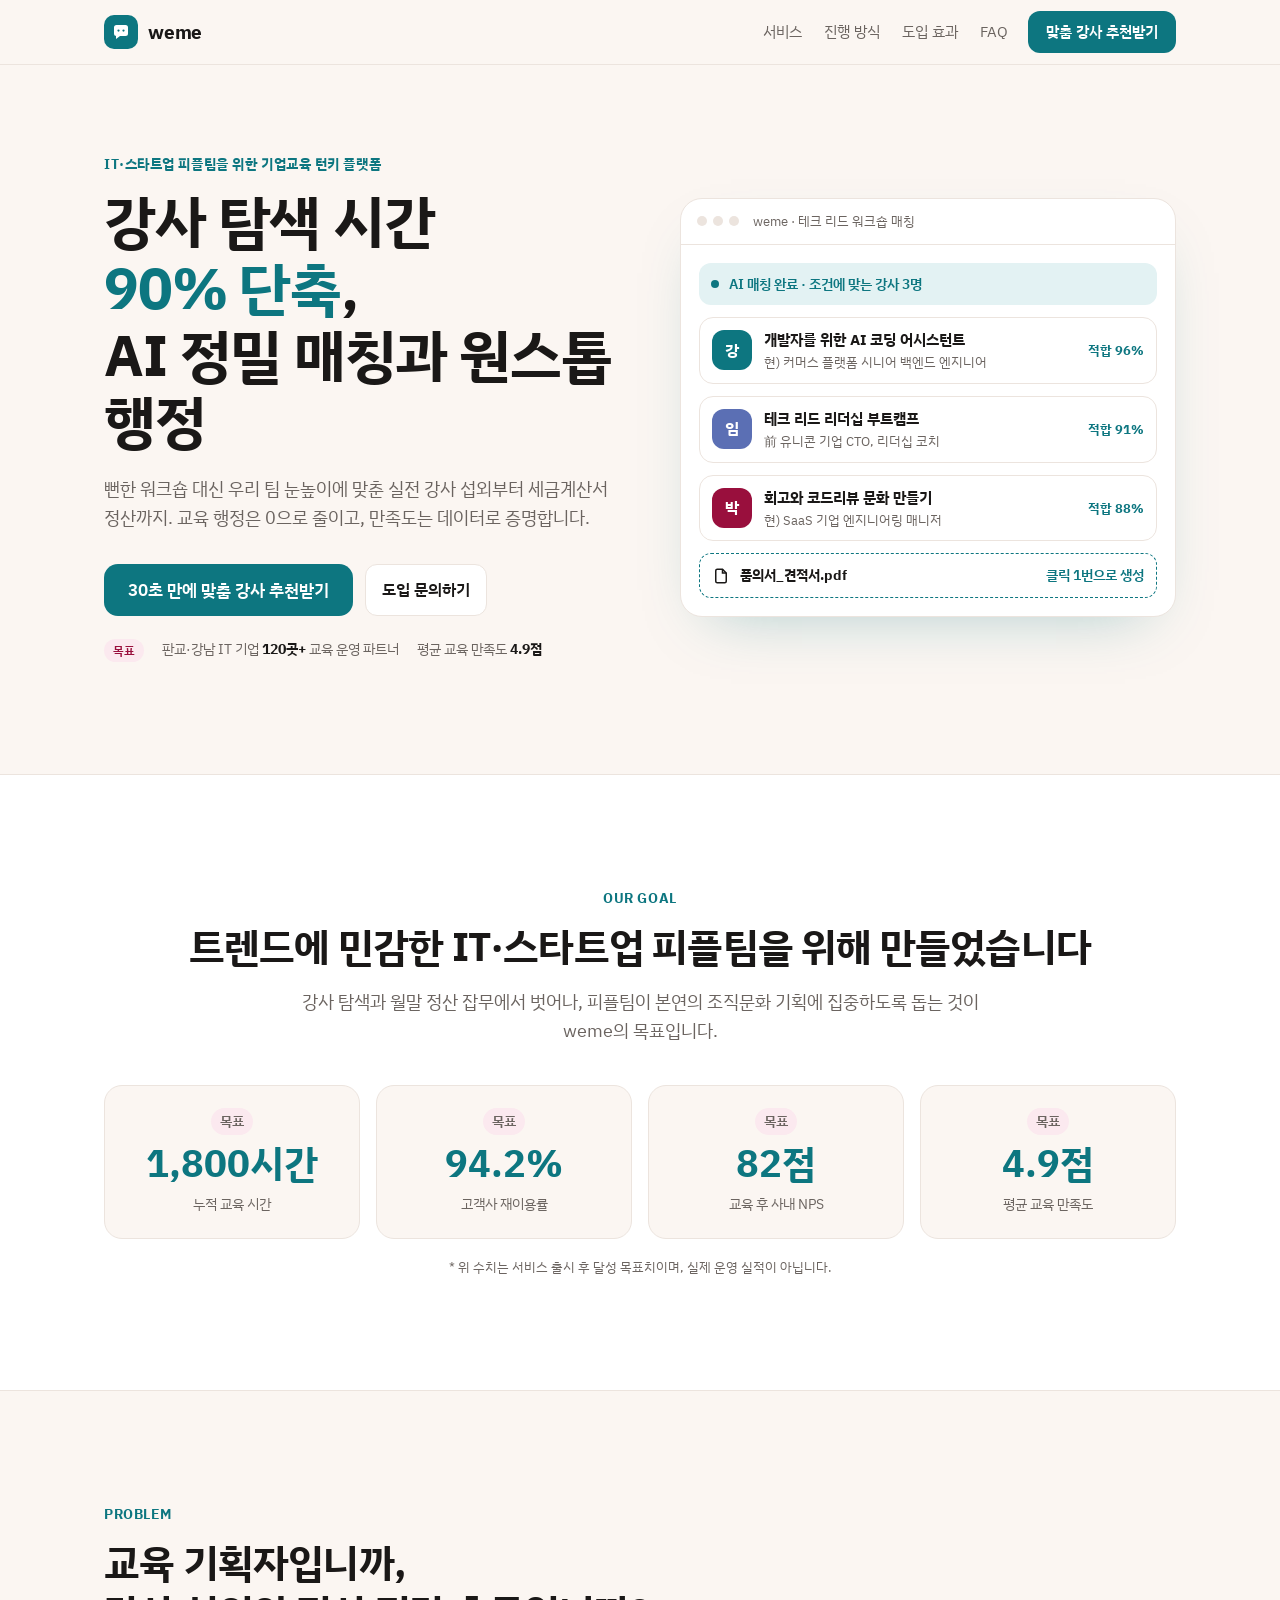
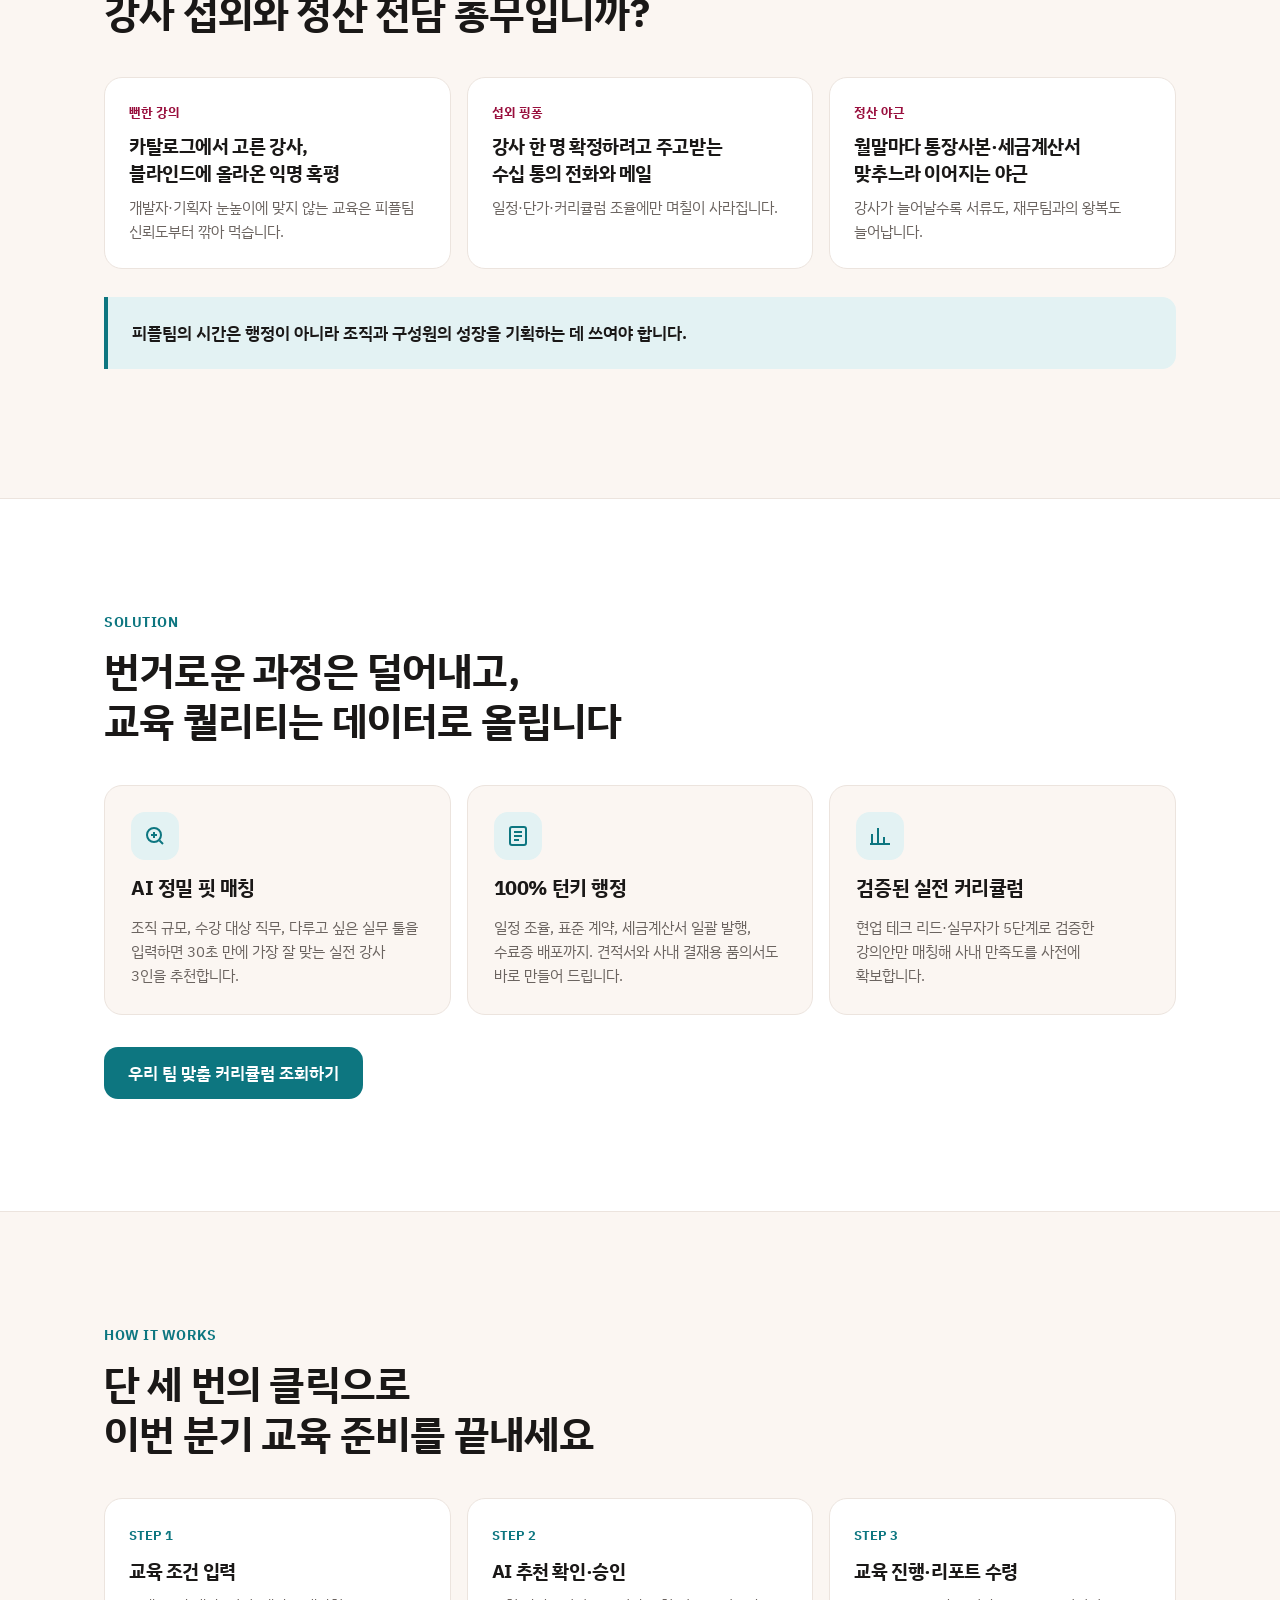
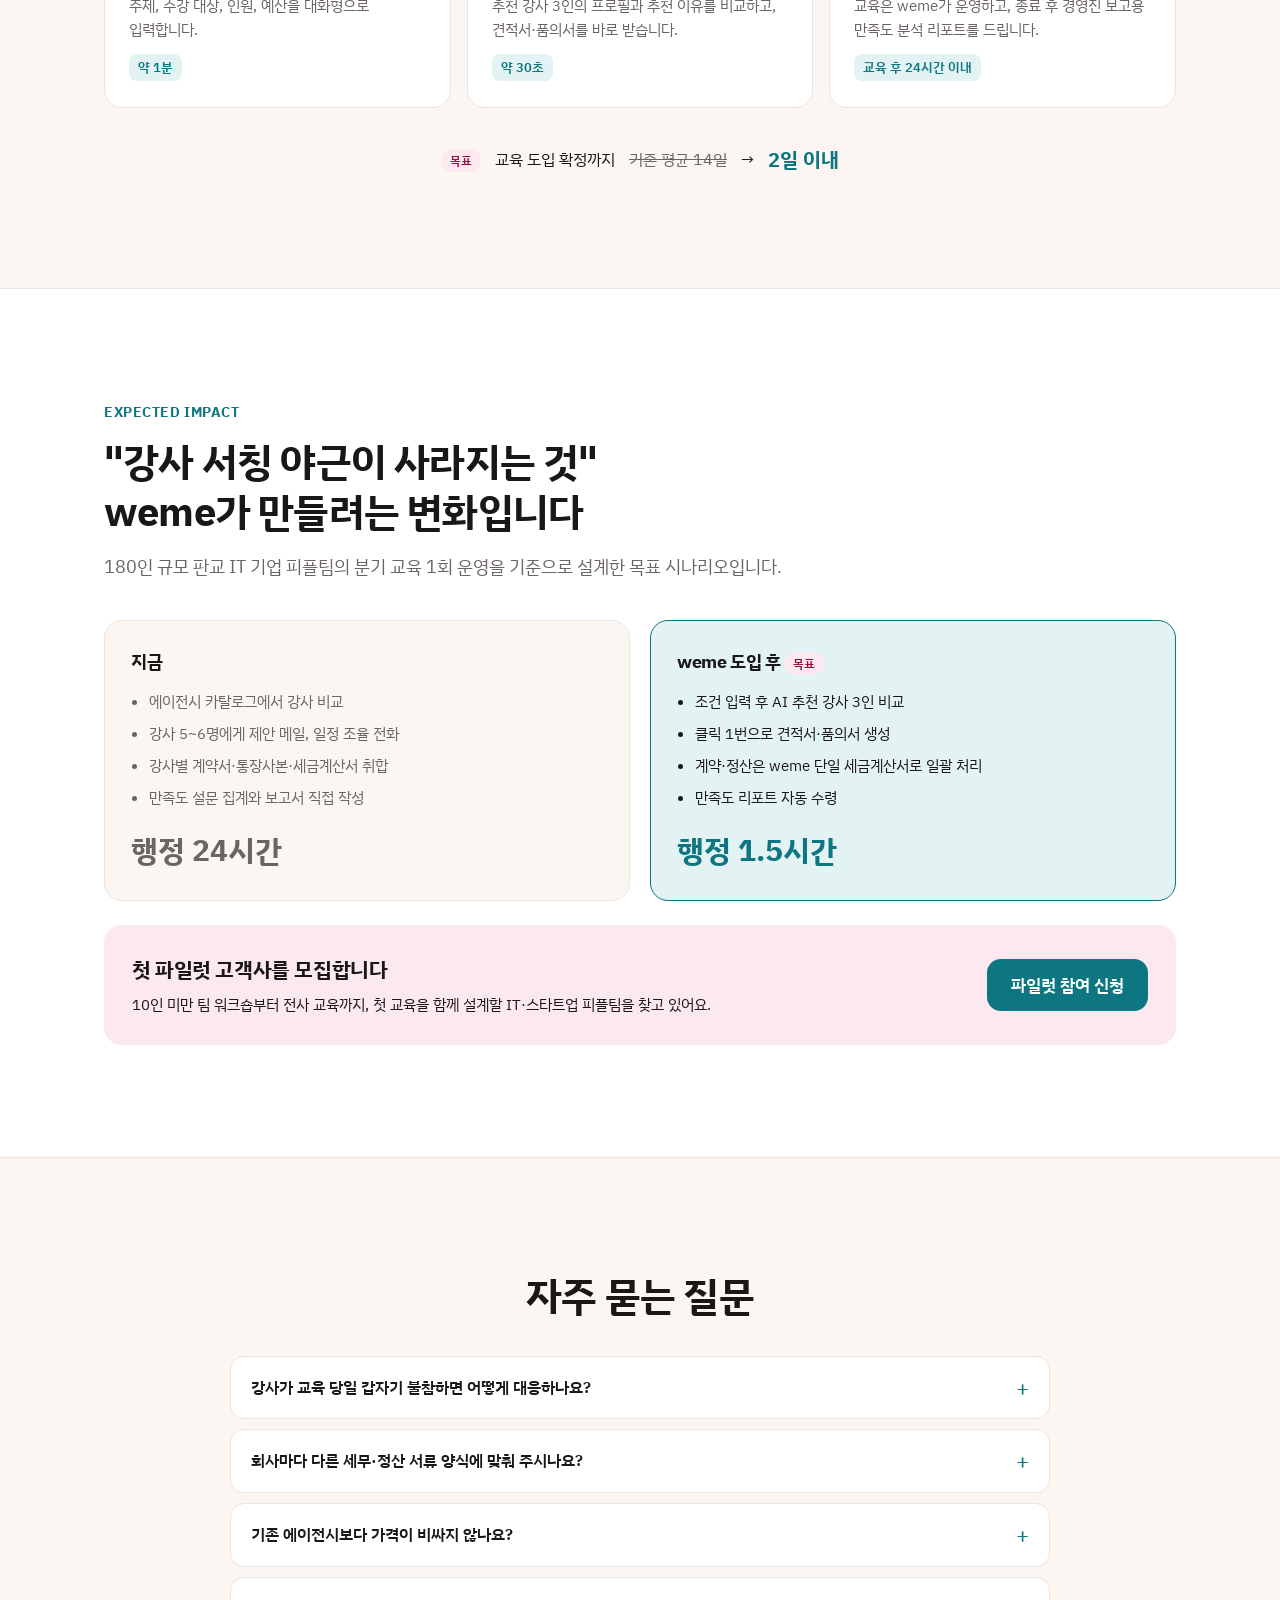
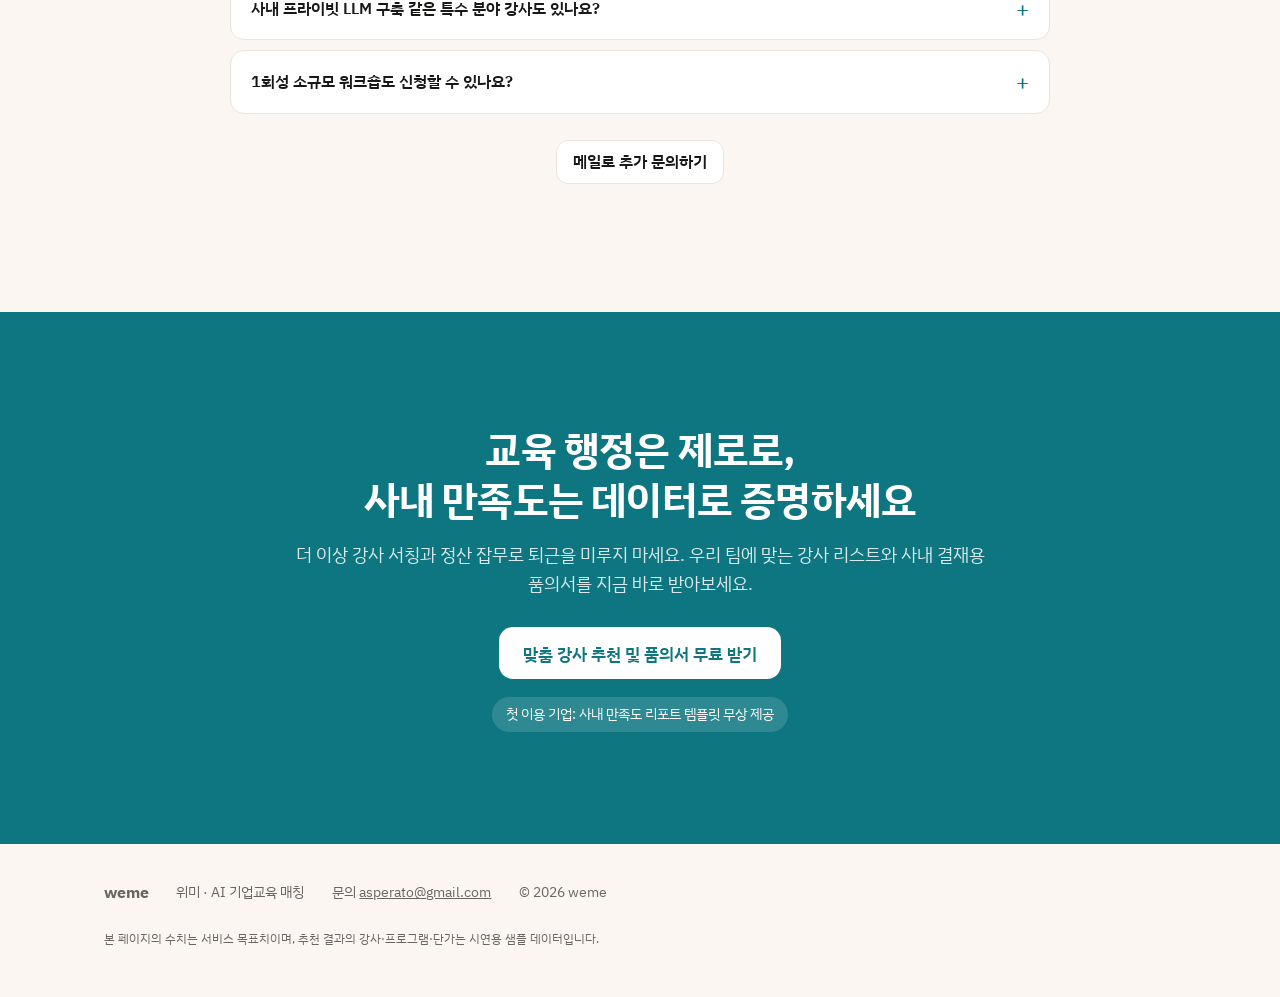
<file: index.html>
<!DOCTYPE html>
<html lang="ko">
<head>
<meta charset="utf-8">
<meta name="viewport" content="width=device-width, initial-scale=1">
<title>위미(weme) | AI 기업교육 강사 매칭과 턴키 행정</title>
<meta name="description" content="강사 탐색 시간 90% 단축을 목표로 합니다. AI 정밀 매칭으로 우리 팀 눈높이에 맞는 검증된 실무 강사를 찾고, 섭외·계약·세금계산서 정산까지 턴키로 끝내세요. 교육 행정은 0으로, 사내 교육 만족도는 데이터로 증명합니다.">
<meta name="keywords" content="기업교육 턴키, B2B 기업교육 플랫폼, 기업강사 섭외, AI 강사 매칭, 사내 워크숍 강사, 기업교육 정산 대행, HR 교육 플랫폼">
<meta property="og:type" content="website">
<meta property="og:title" content="위미(weme) | AI 기업교육 강사 매칭과 턴키 행정">
<meta property="og:description" content="우리 팀 맞춤 강사 추천부터 견적서·품의서, 정산까지 한 번에. IT·스타트업 피플팀을 위한 기업교육 턴키 플랫폼.">
<meta property="og:locale" content="ko_KR">
<meta name="twitter:card" content="summary">
<link rel="icon" href="assets/favicon.svg" type="image/svg+xml">
<link rel="preconnect" href="https://fonts.googleapis.com">
<link rel="preconnect" href="https://fonts.gstatic.com" crossorigin>
<link href="https://fonts.googleapis.com/css2?family=IBM+Plex+Sans+KR:wght@400;500;600;700&display=swap" rel="stylesheet">
<link rel="stylesheet" href="assets/css/base.css">
<link rel="stylesheet" href="assets/css/landing.css">
</head>
<body>

<header class="topbar">
  <div class="wrap">
    <a class="logo" href="#top">
      <span class="logo-mark" aria-hidden="true"><svg width="20" height="20" viewBox="0 0 20 20"><path d="M3 5.5A2.5 2.5 0 0 1 5.5 3h9A2.5 2.5 0 0 1 17 5.5v6a2.5 2.5 0 0 1-2.5 2.5H9l-4 3v-3h.5A2.5 2.5 0 0 1 3 11.5z" fill="#fff"/><circle cx="7.5" cy="8.6" r="1.1" fill="#0d7680"/><circle cx="12.5" cy="8.6" r="1.1" fill="#0d7680"/></svg></span>
      weme
    </a>
    <nav aria-label="주요 메뉴">
      <a href="#solution">서비스</a><a href="#process">진행 방식</a><a href="#case">도입 효과</a><a href="#faq">FAQ</a>
    </nav>
    <a class="cta" href="match.html">맞춤 강사 추천받기</a>
  </div>
</header>

<main id="top">
  <!-- 1. Hero -->
  <section class="hero">
    <div class="wrap">
      <div>
        <p class="eyebrow">IT·스타트업 피플팀을 위한 기업교육 턴키 플랫폼</p>
        <h1>강사 탐색 시간 <em>90% 단축</em>,<br>AI 정밀 매칭과 원스톱 행정</h1>
        <p class="lede">뻔한 워크숍 대신 우리 팀 눈높이에 맞춘 실전 강사 섭외부터 세금계산서 정산까지. 교육 행정은 0으로 줄이고, 만족도는 데이터로 증명합니다.</p>
        <div class="actions">
          <a class="cta" href="match.html">30초 만에 맞춤 강사 추천받기</a>
          <a class="ghost" data-mail-subject="[weme] 도입 문의" href="#">도입 문의하기</a>
        </div>
        <ul class="proof" aria-label="서비스 목표">
          <li><span class="badge">목표</span></li>
          <li>판교·강남 IT 기업 <b>120곳+</b> 교육 운영 파트너</li>
          <li>평균 교육 만족도 <b>4.9점</b></li>
        </ul>
      </div>

      <div class="mock" role="img" aria-label="AI 기업교육 매칭 대시보드 화면 및 자동 품의서 생성 UI 예시">
        <div class="mock-head"><i></i><i></i><i></i><span>weme · 테크 리드 워크숍 매칭</span></div>
        <div class="mock-body">
          <div class="mock-alert">AI 매칭 완료 · 조건에 맞는 강사 3명</div>
          <div class="t-row"><span class="av">강</span><div><b>개발자를 위한 AI 코딩 어시스턴트</b><small>현) 커머스 플랫폼 시니어 백엔드 엔지니어</small></div><span class="fit">적합 96%</span></div>
          <div class="t-row"><span class="av b">임</span><div><b>테크 리드 리더십 부트캠프</b><small>前 유니콘 기업 CTO, 리더십 코치</small></div><span class="fit">적합 91%</span></div>
          <div class="t-row"><span class="av c">박</span><div><b>회고와 코드리뷰 문화 만들기</b><small>현) SaaS 기업 엔지니어링 매니저</small></div><span class="fit">적합 88%</span></div>
          <div class="mock-file"><svg width="18" height="18" viewBox="0 0 24 24" fill="none" stroke="currentColor" stroke-width="2" aria-hidden="true"><path d="M14 3H7a2 2 0 0 0-2 2v14a2 2 0 0 0 2 2h10a2 2 0 0 0 2-2V8z"/><path d="M14 3v5h5"/></svg><b>품의서_견적서.pdf</b><span>클릭 1번으로 생성</span></div>
        </div>
      </div>
    </div>
  </section>

  <!-- 2. Social proof → 목표 지표 -->
  <section class="alt">
    <div class="wrap center">
      <p class="eyebrow">OUR GOAL</p>
      <h2>트렌드에 민감한 IT·스타트업 피플팀을 위해 만들었습니다</h2>
      <p class="lede">강사 탐색과 월말 정산 잡무에서 벗어나, 피플팀이 본연의 조직문화 기획에 집중하도록 돕는 것이 weme의 목표입니다.</p>
      <div class="stats">
        <div class="stat"><span class="badge">목표</span><strong>1,800시간</strong><span>누적 교육 시간</span></div>
        <div class="stat"><span class="badge">목표</span><strong>94.2%</strong><span>고객사 재이용률</span></div>
        <div class="stat"><span class="badge">목표</span><strong>82점</strong><span>교육 후 사내 NPS</span></div>
        <div class="stat"><span class="badge">목표</span><strong>4.9점</strong><span>평균 교육 만족도</span></div>
      </div>
      <p class="fineprint">* 위 수치는 서비스 출시 후 달성 목표치이며, 실제 운영 실적이 아닙니다.</p>
    </div>
  </section>

  <!-- 3. Pain -->
  <section>
    <div class="wrap">
      <p class="eyebrow">PROBLEM</p>
      <h2>교육 기획자입니까,<br>강사 섭외와 정산 전담 총무입니까?</h2>
      <div class="pains">
        <article class="pain"><span class="tag">뻔한 강의</span><h3>카탈로그에서 고른 강사, 블라인드에 올라온 익명 혹평</h3><p>개발자·기획자 눈높이에 맞지 않는 교육은 피플팀 신뢰도부터 깎아 먹습니다.</p></article>
        <article class="pain"><span class="tag">섭외 핑퐁</span><h3>강사 한 명 확정하려고 주고받는 수십 통의 전화와 메일</h3><p>일정·단가·커리큘럼 조율에만 며칠이 사라집니다.</p></article>
        <article class="pain"><span class="tag">정산 야근</span><h3>월말마다 통장사본·세금계산서 맞추느라 이어지는 야근</h3><p>강사가 늘어날수록 서류도, 재무팀과의 왕복도 늘어납니다.</p></article>
      </div>
      <p class="philo">피플팀의 시간은 행정이 아니라 조직과 구성원의 성장을 기획하는 데 쓰여야 합니다.</p>
    </div>
  </section>

  <!-- 4. Solution -->
  <section class="alt" id="solution">
    <div class="wrap">
      <p class="eyebrow">SOLUTION</p>
      <h2>번거로운 과정은 덜어내고,<br>교육 퀄리티는 데이터로 올립니다</h2>
      <div class="pillars">
        <article class="pillar">
          <span class="ico" aria-hidden="true"><svg width="24" height="24" viewBox="0 0 24 24" fill="none" stroke="currentColor" stroke-width="2"><circle cx="11" cy="11" r="7"/><path d="m20 20-3.5-3.5M8 11h6M11 8v6"/></svg></span>
          <h3>AI 정밀 핏 매칭</h3>
          <p>조직 규모, 수강 대상 직무, 다루고 싶은 실무 툴을 입력하면 30초 만에 가장 잘 맞는 실전 강사 3인을 추천합니다.</p>
        </article>
        <article class="pillar">
          <span class="ico" aria-hidden="true"><svg width="24" height="24" viewBox="0 0 24 24" fill="none" stroke="currentColor" stroke-width="2"><rect x="4" y="3" width="16" height="18" rx="2"/><path d="M8 8h8M8 12h8M8 16h5"/></svg></span>
          <h3>100% 턴키 행정</h3>
          <p>일정 조율, 표준 계약, 세금계산서 일괄 발행, 수료증 배포까지. 견적서와 사내 결재용 품의서도 바로 만들어 드립니다.</p>
        </article>
        <article class="pillar">
          <span class="ico" aria-hidden="true"><svg width="24" height="24" viewBox="0 0 24 24" fill="none" stroke="currentColor" stroke-width="2"><path d="M4 20V10M10 20V4M16 20v-7M22 20H2"/></svg></span>
          <h3>검증된 실전 커리큘럼</h3>
          <p>현업 테크 리드·실무자가 5단계로 검증한 강의안만 매칭해 사내 만족도를 사전에 확보합니다.</p>
        </article>
      </div>
      <a class="cta" href="match.html">우리 팀 맞춤 커리큘럼 조회하기</a>
    </div>
  </section>

  <!-- 5. Process -->
  <section id="process">
    <div class="wrap">
      <p class="eyebrow">HOW IT WORKS</p>
      <h2>단 세 번의 클릭으로<br>이번 분기 교육 준비를 끝내세요</h2>
      <ol class="steps3">
        <li><h3>교육 조건 입력</h3><p>주제, 수강 대상, 인원, 예산을 대화형으로 입력합니다.</p><span class="time">약 1분</span></li>
        <li><h3>AI 추천 확인·승인</h3><p>추천 강사 3인의 프로필과 추천 이유를 비교하고, 견적서·품의서를 바로 받습니다.</p><span class="time">약 30초</span></li>
        <li><h3>교육 진행·리포트 수령</h3><p>교육은 weme가 운영하고, 종료 후 경영진 보고용 만족도 분석 리포트를 드립니다.</p><span class="time">교육 후 24시간 이내</span></li>
      </ol>
      <p class="compare"><span class="badge">목표</span> 교육 도입 확정까지 <s>기존 평균 14일</s> → <b>2일 이내</b></p>
    </div>
  </section>

  <!-- 6. Case → 도입 효과 목표 + 파일럿 모집 -->
  <section class="alt" id="case">
    <div class="wrap">
      <p class="eyebrow">EXPECTED IMPACT</p>
      <h2>"강사 서칭 야근이 사라지는 것"<br>weme가 만들려는 변화입니다</h2>
      <p class="lede">180인 규모 판교 IT 기업 피플팀의 분기 교육 1회 운영을 기준으로 설계한 목표 시나리오입니다.</p>
      <div class="case">
        <div class="ba">
          <h3>지금</h3>
          <ul><li>에이전시 카탈로그에서 강사 비교</li><li>강사 5~6명에게 제안 메일, 일정 조율 전화</li><li>강사별 계약서·통장사본·세금계산서 취합</li><li>만족도 설문 집계와 보고서 직접 작성</li></ul>
          <p class="big">행정 24시간</p>
        </div>
        <div class="ba after">
          <h3>weme 도입 후 <span class="badge">목표</span></h3>
          <ul><li>조건 입력 후 AI 추천 강사 3인 비교</li><li>클릭 1번으로 견적서·품의서 생성</li><li>계약·정산은 weme 단일 세금계산서로 일괄 처리</li><li>만족도 리포트 자동 수령</li></ul>
          <p class="big">행정 1.5시간</p>
        </div>
      </div>
      <div class="pilot">
        <div><h3>첫 파일럿 고객사를 모집합니다</h3><p>10인 미만 팀 워크숍부터 전사 교육까지, 첫 교육을 함께 설계할 IT·스타트업 피플팀을 찾고 있어요.</p></div>
        <a class="cta" data-mail-subject="[weme] 파일럿 참여 신청" data-mail-body="회사명:&#10;담당자 이름:&#10;연락처:&#10;관심 있는 교육 주제:&#10;예상 일정·인원:" href="#">파일럿 참여 신청</a>
      </div>
    </div>
  </section>

  <!-- 7. FAQ -->
  <section id="faq">
    <div class="wrap">
      <h2 class="center">자주 묻는 질문</h2>
      <div class="faq">
        <details><summary>강사가 교육 당일 갑자기 불참하면 어떻게 대응하나요?</summary><p>전담 매니저를 배정하고 동급 이상의 대체 강사 백업 체계를 운영합니다. 미이행 시 보상 기준은 계약서에 명시합니다.</p></details>
        <details><summary>회사마다 다른 세무·정산 서류 양식에 맞춰 주시나요?</summary><p>네. 귀사의 재무 가이드라인에 맞춰 weme 단일 공급자 전자세금계산서와 증빙 서류를 일괄 제공합니다.</p></details>
        <details><summary>기존 에이전시보다 가격이 비싸지 않나요?</summary><p>오프라인 중개 과정을 자동화로 줄여, 섭외부터 정산까지 포함한 턴키 서비스를 합리적인 견적으로 제공하는 것을 목표로 합니다. 추천 결과 화면에서 예상 견적을 바로 확인할 수 있습니다.</p></details>
        <details><summary>사내 프라이빗 LLM 구축 같은 특수 분야 강사도 있나요?</summary><p>대형 플랫폼에서 찾기 어려운 현업 시니어 엔지니어, 테크 리더 등 실전 강사 풀을 계속 발굴·검증해 매칭합니다.</p></details>
        <details><summary>1회성 소규모 워크숍도 신청할 수 있나요?</summary><p>네. 10인 미만 팀 워크숍부터 전사 타운홀 교육까지 규모에 맞춰 파일럿으로 시작하실 수 있습니다.</p></details>
      </div>
      <p class="faq-more"><a class="ghost" data-mail-subject="[weme] 문의" href="#">메일로 추가 문의하기</a></p>
    </div>
  </section>

  <!-- 8. Final CTA -->
  <section class="final">
    <div class="wrap center">
      <h2>교육 행정은 제로로,<br>사내 만족도는 데이터로 증명하세요</h2>
      <p class="lede">더 이상 강사 서칭과 정산 잡무로 퇴근을 미루지 마세요. 우리 팀에 맞는 강사 리스트와 사내 결재용 품의서를 지금 바로 받아보세요.</p>
      <a class="cta" href="match.html">맞춤 강사 추천 및 품의서 무료 받기</a><br>
      <span class="gift">첫 이용 기업: 사내 만족도 리포트 템플릿 무상 제공</span>
    </div>
  </section>
</main>

<footer>
  <div class="wrap">
    <span class="logo" style="font-size:16px">weme</span>
    <span>위미 · AI 기업교육 매칭</span>
    <span>문의 <a data-mail-subject="[weme] 문의" href="#"><span data-mail-text></span></a></span>
    <span>© 2026 weme</span>
    <p class="note">본 페이지의 수치는 서비스 목표치이며, 추천 결과의 강사·프로그램·단가는 시연용 샘플 데이터입니다.</p>
  </div>
</footer>

<script src="assets/js/config.js"></script>
</body>
</html>
</file>
<file: assets/css/base.css>
/* weme 공통 디자인 토큰 — 따뜻한 미색 바탕, 딥 틸(주색), 클라렛(강조), IBM Plex Sans KR */
:root{
  --bg:#fbf6f2;--panel:#ffffff;--ink:#1a1817;--sub:#6b6460;--line:#ece4de;
  --teal:#0d7680;--teal-soft:#e3f2f3;--claret:#990f3d;--claret-soft:#fbe9ef;--bot:#f4efea;--on:#ffffff;
  --radius:18px;--max:1120px;
  color-scheme:light;
}
@media (prefers-color-scheme:dark){
  :root:not([data-theme="light"]){
    --bg:#141617;--panel:#1d2022;--ink:#eceae7;--sub:#a39e99;--line:#2e3235;
    --teal:#3fb5bf;--teal-soft:#183236;--claret:#ff7aa3;--claret-soft:#3a1b26;--bot:#25292b;--on:#0b1314;
    color-scheme:dark;
  }
}
:root[data-theme="dark"]{
  --bg:#141617;--panel:#1d2022;--ink:#eceae7;--sub:#a39e99;--line:#2e3235;
  --teal:#3fb5bf;--teal-soft:#183236;--claret:#ff7aa3;--claret-soft:#3a1b26;--bot:#25292b;--on:#0b1314;
  color-scheme:dark;
}
*{box-sizing:border-box;min-width:0}
html{scroll-behavior:smooth}
body{margin:0;background:var(--bg);color:var(--ink);font:16px/1.6 "IBM Plex Sans KR","Apple SD Gothic Neo","Noto Sans KR",system-ui,sans-serif;overflow-x:clip;word-break:keep-all}
button,input,textarea,select{font:inherit;color:inherit}
a{color:inherit}
img,svg{max-width:100%}

.logo{display:inline-flex;align-items:center;gap:10px;text-decoration:none;font-weight:700;font-size:19px;letter-spacing:-.01em}
.logo-mark{width:34px;height:34px;border-radius:10px;background:var(--teal);display:grid;place-items:center;flex:none}
.logo small{font-weight:500;color:var(--sub);font-size:13px}

.cta{appearance:none;border:0;background:var(--teal);color:var(--on);border-radius:14px;min-height:52px;padding:0 24px;font-weight:600;font-size:17px;cursor:pointer;display:inline-flex;align-items:center;justify-content:center;text-decoration:none;text-align:center}
.cta:hover{filter:brightness(1.08)}
.cta:disabled{opacity:.45;cursor:default}
.ghost{appearance:none;background:var(--panel);border:1px solid var(--line);border-radius:12px;min-height:44px;padding:0 16px;cursor:pointer;font-weight:600;display:inline-flex;align-items:center;justify-content:center;text-decoration:none;text-align:center}
.ghost:hover{border-color:var(--teal)}
:focus-visible{outline:3px solid color-mix(in srgb,var(--teal) 45%,transparent);outline-offset:2px}

.badge{display:inline-block;font-size:12px;font-weight:600;color:var(--claret);background:var(--claret-soft);border-radius:999px;padding:2px 9px;vertical-align:middle;white-space:nowrap}

@media (prefers-reduced-motion:reduce){*{animation:none!important;transition:none!important;scroll-behavior:auto!important}}
</file>
<file: assets/css/landing.css>
/* 랜딩페이지 */
.wrap{max-width:var(--max);margin:0 auto;padding:0 24px}
.topbar{position:sticky;top:0;z-index:10;background:color-mix(in srgb,var(--bg) 88%,transparent);backdrop-filter:blur(10px);border-bottom:1px solid var(--line)}
.topbar .wrap{display:flex;align-items:center;gap:20px;min-height:64px}
.topbar nav{display:flex;gap:22px;margin-left:auto;font-size:15px}
.topbar nav a{text-decoration:none;color:var(--sub)}
.topbar nav a:hover{color:var(--teal)}
.topbar .cta{min-height:42px;font-size:15px;padding:0 18px;border-radius:12px}

section{padding:clamp(64px,9vw,112px) 0}
section.alt{background:var(--panel);border-block:1px solid var(--line)}
.eyebrow{font-size:14px;font-weight:700;color:var(--teal);letter-spacing:.04em;margin:0 0 12px}
h1,h2,h3{letter-spacing:-.02em;text-wrap:balance}
h2{font-size:clamp(28px,4vw,40px);line-height:1.25;margin:0 0 16px}
.lede{color:var(--sub);font-size:clamp(16px,1.6vw,18px);max-width:40em;margin:0}
.center{text-align:center}.center .lede{margin-inline:auto}

/* hero */
.hero{padding-top:clamp(48px,7vw,88px)}
.hero .wrap{display:grid;grid-template-columns:minmax(0,1.05fr) minmax(0,1fr);gap:56px;align-items:center}
.hero h1{font-size:clamp(34px,5.2vw,58px);line-height:1.15;margin:0 0 20px}
.hero h1 em{font-style:normal;color:var(--teal)}
.hero .actions{display:flex;flex-wrap:wrap;gap:12px;margin:32px 0 22px}
.proof{display:flex;flex-wrap:wrap;gap:8px 18px;color:var(--sub);font-size:14px;margin:0;padding:0;list-style:none}
.proof b{color:var(--ink)}

.mock{background:var(--panel);border:1px solid var(--line);border-radius:22px;box-shadow:0 24px 60px -30px rgba(13,118,128,.35);overflow:hidden}
.mock-head{display:flex;align-items:center;gap:6px;padding:12px 16px;border-bottom:1px solid var(--line);font-size:13px;color:var(--sub)}
.mock-head i{width:10px;height:10px;border-radius:50%;background:var(--line)}
.mock-head span{margin-left:8px}
.mock-body{padding:18px;display:grid;gap:12px}
.mock-alert{display:flex;gap:10px;align-items:center;background:var(--teal-soft);border-radius:12px;padding:10px 12px;font-size:14px;font-weight:600;color:var(--teal)}
.mock-alert::before{content:"";width:8px;height:8px;border-radius:50%;background:var(--teal);flex:none}
.t-row{display:grid;grid-template-columns:40px minmax(0,1fr) auto;gap:12px;align-items:center;border:1px solid var(--line);border-radius:14px;padding:10px 12px}
.av{width:40px;height:40px;border-radius:12px;display:grid;place-items:center;font-weight:700;color:var(--on);background:var(--teal)}
.av.b{background:#5b6fb4}.av.c{background:var(--claret)}
.t-row b{display:block;font-size:15px}.t-row small{color:var(--sub);font-size:13px;display:block;overflow:hidden;text-overflow:ellipsis;white-space:nowrap}
.fit{font-size:13px;font-weight:700;color:var(--teal);white-space:nowrap}
.mock-file{display:flex;align-items:center;gap:10px;border:1px dashed var(--teal);border-radius:12px;padding:10px 12px;font-size:14px}
.mock-file b{margin-right:auto}
.mock-file span{color:var(--teal);font-weight:600;white-space:nowrap}

/* stats */
.stats{display:grid;grid-template-columns:repeat(4,minmax(0,1fr));gap:16px;margin-top:40px}
.stat{background:var(--bg);border:1px solid var(--line);border-radius:var(--radius);padding:22px}
.stat strong{display:block;font-size:clamp(28px,3.4vw,38px);line-height:1.1;color:var(--teal);margin:8px 0 6px;font-variant-numeric:tabular-nums}
.stat span{color:var(--sub);font-size:14px}
.fineprint{color:var(--sub);font-size:13px;margin:18px 0 0}

/* pain */
.pains{display:grid;grid-template-columns:repeat(3,minmax(0,1fr));gap:16px;margin-top:40px}
.pain{background:var(--panel);border:1px solid var(--line);border-radius:var(--radius);padding:24px;display:grid;gap:10px;align-content:start}
.pain .tag{font-size:13px;font-weight:700;color:var(--claret)}
.pain h3{margin:0;font-size:19px;line-height:1.4}
.pain p{margin:0;color:var(--sub);font-size:15px}
.philo{margin-top:28px;padding:22px 24px;border-left:4px solid var(--teal);background:var(--teal-soft);border-radius:0 14px 14px 0;font-size:17px;font-weight:600}

/* pillars */
.pillars{display:grid;grid-template-columns:repeat(3,minmax(0,1fr));gap:16px;margin:40px 0 32px}
.pillar{background:var(--bg);border:1px solid var(--line);border-radius:var(--radius);padding:26px;display:grid;gap:12px;align-content:start}
.ico{width:48px;height:48px;border-radius:14px;background:var(--teal-soft);display:grid;place-items:center;color:var(--teal)}
.pillar h3{margin:0;font-size:20px}
.pillar p{margin:0;color:var(--sub);font-size:15px}

/* process */
.steps3{display:grid;grid-template-columns:repeat(3,minmax(0,1fr));gap:16px;margin:40px 0 0;padding:0;list-style:none;counter-reset:s}
.steps3 li{position:relative;background:var(--panel);border:1px solid var(--line);border-radius:var(--radius);padding:26px 24px;counter-increment:s}
.steps3 li::before{content:"STEP " counter(s);display:block;font-size:13px;font-weight:700;color:var(--teal);margin-bottom:10px}
.steps3 h3{margin:0 0 8px;font-size:19px}
.steps3 p{margin:0;color:var(--sub);font-size:15px}
.steps3 .time{display:inline-block;margin-top:12px;font-size:13px;font-weight:600;background:var(--teal-soft);color:var(--teal);border-radius:8px;padding:3px 9px}
.compare{display:flex;flex-wrap:wrap;align-items:center;justify-content:center;gap:14px;margin:36px 0 0;font-size:16px}
.compare s{color:var(--sub)}
.compare b{color:var(--teal);font-size:20px}

/* case */
.case{display:grid;grid-template-columns:minmax(0,1fr) minmax(0,1fr);gap:20px;margin-top:40px}
.ba{background:var(--bg);border:1px solid var(--line);border-radius:var(--radius);padding:26px}
.ba h3{margin:0 0 14px;font-size:18px}
.ba ul{margin:0;padding-left:18px;display:grid;gap:8px;color:var(--sub);font-size:15px}
.ba.after{border-color:var(--teal);background:var(--teal-soft)}
.ba.after ul{color:var(--ink)}
.ba .big{font-size:30px;font-weight:700;color:var(--teal);margin:16px 0 0}
.ba:not(.after) .big{color:var(--sub)}
.pilot{margin-top:24px;background:var(--claret-soft);border-radius:var(--radius);padding:28px;display:flex;flex-wrap:wrap;gap:20px;align-items:center}
.pilot div{flex:1 1 360px}
.pilot h3{margin:0 0 6px;font-size:21px}
.pilot p{margin:0;font-size:15px}

/* faq */
.faq{max-width:820px;margin:36px auto 0;display:grid;gap:10px}
.faq details{background:var(--panel);border:1px solid var(--line);border-radius:14px;padding:0 20px}
.faq summary{cursor:pointer;list-style:none;padding:18px 28px 18px 0;font-weight:600;font-size:16px;position:relative}
.faq summary::-webkit-details-marker{display:none}
.faq summary::after{content:"+";position:absolute;right:0;top:14px;font-size:22px;color:var(--teal);font-weight:400}
.faq details[open] summary::after{content:"−"}
.faq details p{margin:0 0 18px;color:var(--sub);font-size:15px}
.faq-more{text-align:center;margin-top:26px}

/* final */
.final{background:var(--teal);color:var(--on)}
.final h2{color:var(--on)}
.final .lede{color:color-mix(in srgb,var(--on) 85%,transparent)}
.final .cta{background:var(--on);color:var(--teal);margin-top:30px}
.final .gift{display:inline-block;margin-top:18px;font-size:14px;background:color-mix(in srgb,var(--on) 14%,transparent);border-radius:999px;padding:6px 14px}

footer{padding:36px 0;font-size:14px;color:var(--sub)}
footer .wrap{display:flex;flex-wrap:wrap;gap:12px 28px;align-items:center}
footer a{color:var(--sub)}
footer .note{flex-basis:100%;font-size:12px}

@media(max-width:960px){
  .hero .wrap{grid-template-columns:minmax(0,1fr);gap:40px}
  .stats{grid-template-columns:repeat(2,minmax(0,1fr))}
  .pains,.pillars,.steps3{grid-template-columns:minmax(0,1fr)}
  .topbar nav{display:none}
  .topbar .cta{margin-left:auto}
}
@media(max-width:600px){
  .wrap{padding:0 16px}
  .case{grid-template-columns:minmax(0,1fr)}
  .hero .actions .cta,.hero .actions .ghost{flex:1 1 100%}
  .topbar .cta{padding:0 14px;font-size:14px}
  .stat{padding:16px}
}
</file>
